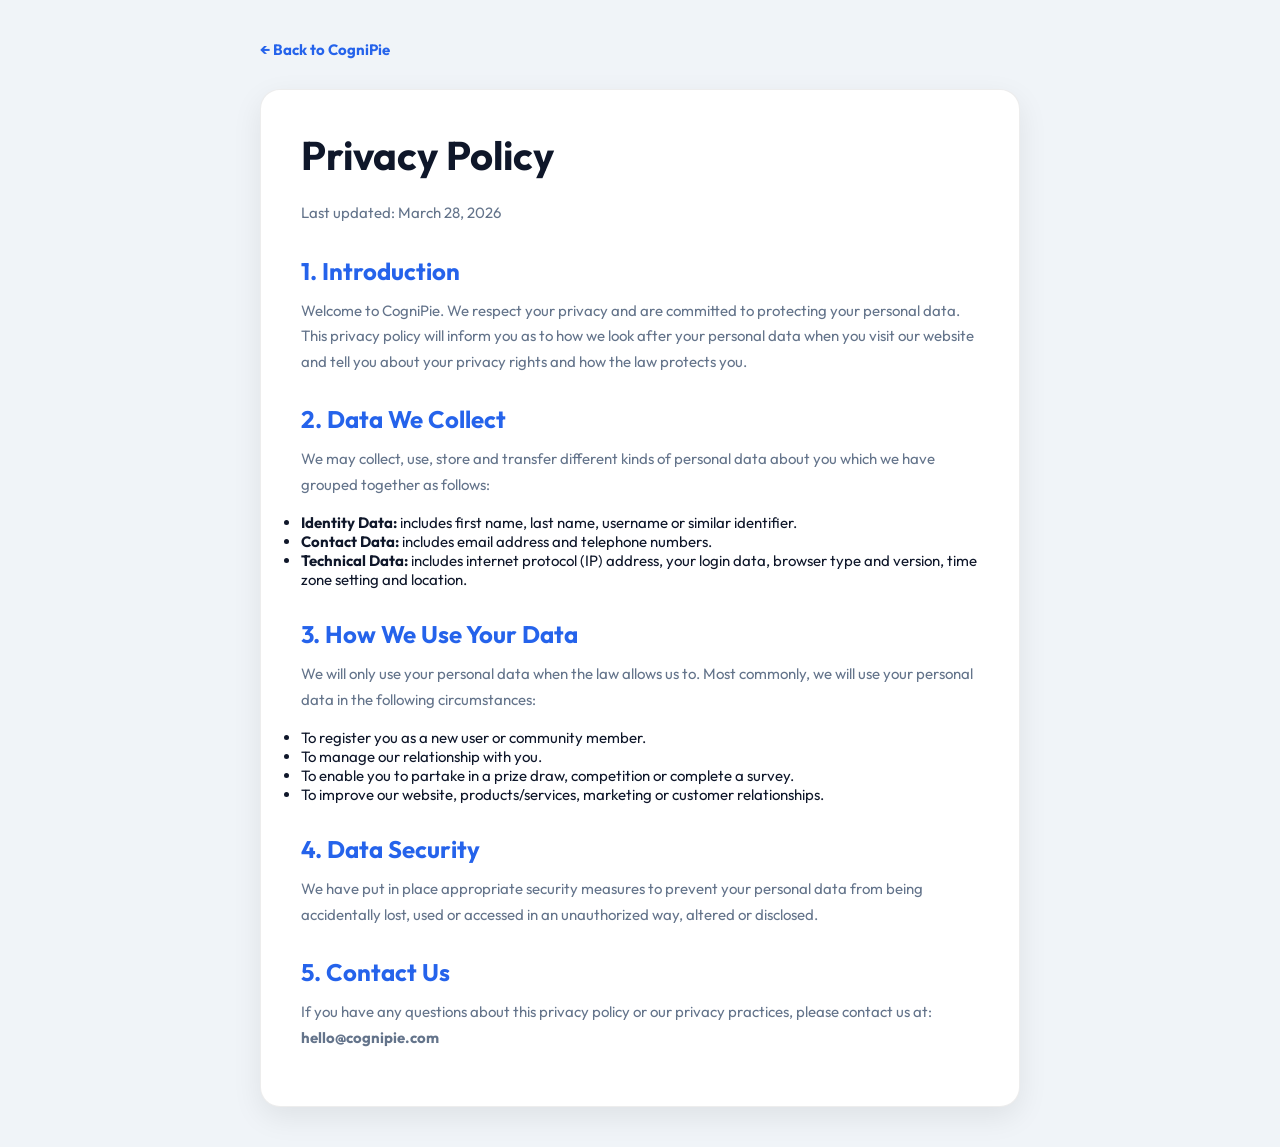
<file: privacy.html>
<!DOCTYPE html>
<html lang="en" data-theme="light">
<head>
  <meta charset="UTF-8">
  <meta name="viewport" content="width=device-width, initial-scale=1.0">
  <title>Privacy Policy | CogniPie</title>
  <link href="https://fonts.googleapis.com/css2?family=Outfit:wght@300;400;500;600;700;800;900&display=swap" rel="stylesheet">
  <link rel="stylesheet" href="assets/css/style.css">
  <style>
    body { display: block; padding: 40px 20px; max-width: 800px; margin: 0 auto; background: var(--bg-base); }
    .content-card { background: var(--bg-surface); padding: 40px; border-radius: 20px; border: 1px solid var(--border-light); box-shadow: 0 10px 30px var(--shadow-base); }
    h1 { font-size: 2.5rem; margin-bottom: 20px; color: var(--text-main); }
    h2 { font-size: 1.5rem; margin-top: 30px; margin-bottom: 12px; color: var(--accent-1); }
    p { line-height: 1.7; color: var(--text-muted); margin-bottom: 16px; }
    .back-btn { margin-bottom: 30px; display: inline-flex; align-items: center; gap: 8px; color: var(--accent-1); text-decoration: none; font-weight: 700; }
  </style>
</head>
<body>
  <a href="index.html" class="back-btn">← Back to CogniPie</a>
  <div class="content-card">
    <h1>Privacy Policy</h1>
    <p>Last updated: March 28, 2026</p>
    
    <h2>1. Introduction</h2>
    <p>Welcome to CogniPie. We respect your privacy and are committed to protecting your personal data. This privacy policy will inform you as to how we look after your personal data when you visit our website and tell you about your privacy rights and how the law protects you.</p>
    
    <h2>2. Data We Collect</h2>
    <p>We may collect, use, store and transfer different kinds of personal data about you which we have grouped together as follows:</p>
    <ul>
      <li><strong>Identity Data:</strong> includes first name, last name, username or similar identifier.</li>
      <li><strong>Contact Data:</strong> includes email address and telephone numbers.</li>
      <li><strong>Technical Data:</strong> includes internet protocol (IP) address, your login data, browser type and version, time zone setting and location.</li>
    </ul>

    <h2>3. How We Use Your Data</h2>
    <p>We will only use your personal data when the law allows us to. Most commonly, we will use your personal data in the following circumstances:</p>
    <ul>
      <li>To register you as a new user or community member.</li>
      <li>To manage our relationship with you.</li>
      <li>To enable you to partake in a prize draw, competition or complete a survey.</li>
      <li>To improve our website, products/services, marketing or customer relationships.</li>
    </ul>

    <h2>4. Data Security</h2>
    <p>We have put in place appropriate security measures to prevent your personal data from being accidentally lost, used or accessed in an unauthorized way, altered or disclosed.</p>

    <h2>5. Contact Us</h2>
    <p>If you have any questions about this privacy policy or our privacy practices, please contact us at: <strong>hello@cognipie.com</strong></p>
  </div>
</body>
</html>
</file>
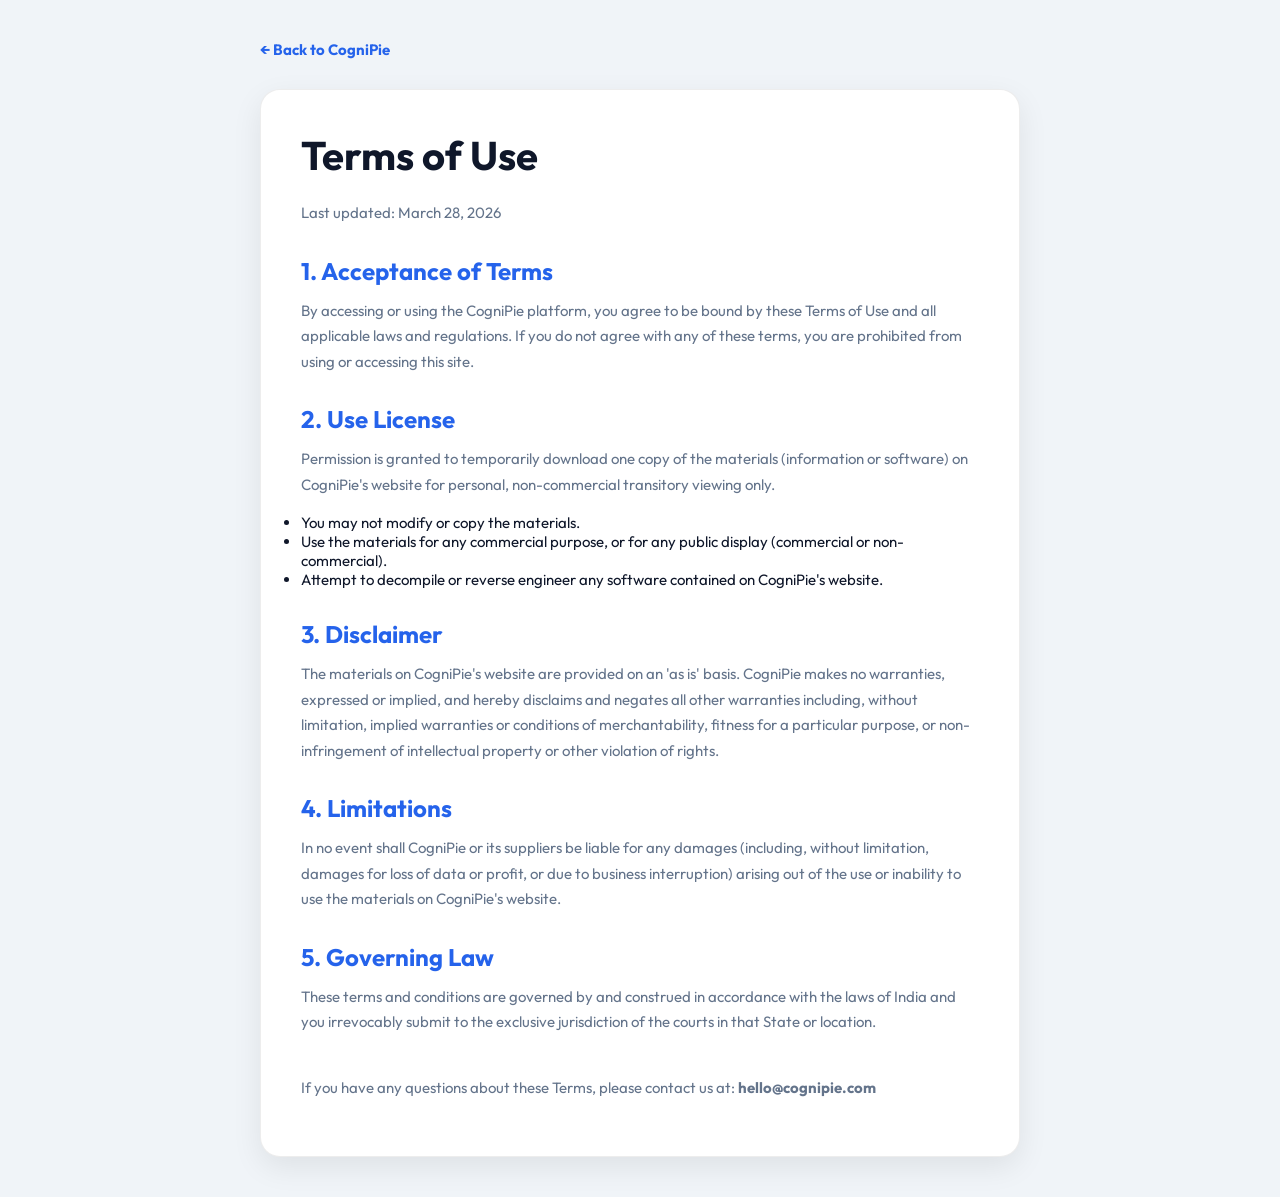
<file: terms.html>
<!DOCTYPE html>
<html lang="en" data-theme="light">
<head>
  <meta charset="UTF-8">
  <meta name="viewport" content="width=device-width, initial-scale=1.0">
  <title>Terms of Use | CogniPie</title>
  <link href="https://fonts.googleapis.com/css2?family=Outfit:wght@300;400;500;600;700;800;900&display=swap" rel="stylesheet">
  <link rel="stylesheet" href="assets/css/style.css">
  <style>
    body { display: block; padding: 40px 20px; max-width: 800px; margin: 0 auto; background: var(--bg-base); }
    .content-card { background: var(--bg-surface); padding: 40px; border-radius: 20px; border: 1px solid var(--border-light); box-shadow: 0 10px 30px var(--shadow-base); }
    h1 { font-size: 2.5rem; margin-bottom: 20px; color: var(--text-main); }
    h2 { font-size: 1.5rem; margin-top: 30px; margin-bottom: 12px; color: var(--accent-1); }
    p { line-height: 1.7; color: var(--text-muted); margin-bottom: 16px; }
    .back-btn { margin-bottom: 30px; display: inline-flex; align-items: center; gap: 8px; color: var(--accent-1); text-decoration: none; font-weight: 700; }
  </style>
</head>
<body>
  <a href="index.html" class="back-btn">← Back to CogniPie</a>
  <div class="content-card">
    <h1>Terms of Use</h1>
    <p>Last updated: March 28, 2026</p>
    
    <h2>1. Acceptance of Terms</h2>
    <p>By accessing or using the CogniPie platform, you agree to be bound by these Terms of Use and all applicable laws and regulations. If you do not agree with any of these terms, you are prohibited from using or accessing this site.</p>
    
    <h2>2. Use License</h2>
    <p>Permission is granted to temporarily download one copy of the materials (information or software) on CogniPie's website for personal, non-commercial transitory viewing only.</p>
    <ul>
      <li>You may not modify or copy the materials.</li>
      <li>Use the materials for any commercial purpose, or for any public display (commercial or non-commercial).</li>
      <li>Attempt to decompile or reverse engineer any software contained on CogniPie's website.</li>
    </ul>

    <h2>3. Disclaimer</h2>
    <p>The materials on CogniPie's website are provided on an 'as is' basis. CogniPie makes no warranties, expressed or implied, and hereby disclaims and negates all other warranties including, without limitation, implied warranties or conditions of merchantability, fitness for a particular purpose, or non-infringement of intellectual property or other violation of rights.</p>

    <h2>4. Limitations</h2>
    <p>In no event shall CogniPie or its suppliers be liable for any damages (including, without limitation, damages for loss of data or profit, or due to business interruption) arising out of the use or inability to use the materials on CogniPie's website.</p>

    <h2>5. Governing Law</h2>
    <p>These terms and conditions are governed by and construed in accordance with the laws of India and you irrevocably submit to the exclusive jurisdiction of the courts in that State or location.</p>

    <p style="margin-top:40px;">If you have any questions about these Terms, please contact us at: <strong>hello@cognipie.com</strong></p>
  </div>
</body>
</html>
</file>
<file: assets/css/style.css>
/* ═══════════════ COGNIEPIE STYLE.CSS ═══════════════ */

/* ── VARIABLES ── */
:root {
  --sidebar-width:272px;
  /* ── DEFAULT: LIGHT ── */
  --bg-base:#f0f4f8; --bg-surface:#ffffff; --bg-glass:rgba(255,255,255,0.92);
  --accent-1:#2563eb; --accent-2:#7c3aed; --accent-3:#db2777;
  --text-main:#0f172a; --text-muted:#64748b; --text-inverse:#ffffff;
  --border-light:rgba(0,0,0,0.07);
  --success:#10b981; --danger:#ef4444; --warning:#f59e0b;
  --cursor-dot:#2563eb; --cursor-ring:rgba(37,99,235,0.25);
  --input-bg:rgba(0,0,0,0.03); --nav-hover:rgba(0,0,0,0.04);
  --shadow-base:rgba(0,0,0,0.08); --hero-overlay:rgba(240,244,248,0.88);
}
[data-theme="dark"] {
  --bg-base:#0f172a; --bg-surface:#1a2540; --bg-glass:rgba(10,17,40,0.9);
  --accent-1:#3b82f6; --accent-2:#8b5cf6; --accent-3:#ec4899;
  --text-main:#f1f5f9; --text-muted:#94a3b8; --text-inverse:#0f172a;
  --border-light:rgba(255,255,255,0.07);
  --cursor-dot:#3b82f6; --cursor-ring:rgba(59,130,246,0.25);
  --input-bg:rgba(255,255,255,0.04); --nav-hover:rgba(255,255,255,0.04);
  --shadow-base:rgba(0,0,0,0.55); --hero-overlay:rgba(10,17,40,0.86);
}

/* ── RESET ── */
*{box-sizing:border-box;margin:0;padding:0;font-family:'Outfit',sans-serif;cursor:none;transition:background-color .3s,border-color .3s,color .3s;}
html{scroll-behavior:smooth;}
body{background:var(--bg-base);color:var(--text-main);display:flex;min-height:100vh;overflow-x:hidden;font-size:15px;}
::-webkit-scrollbar{width:5px;}::-webkit-scrollbar-track{background:var(--bg-base);}
::-webkit-scrollbar-thumb{background:var(--text-muted);border-radius:10px;}

/* ── CURSOR ── */
.cursor-dot{width:5px;height:5px;background:var(--cursor-dot);border-radius:50%;position:fixed;pointer-events:none;z-index:9999;transform:translate(-50%,-50%);box-shadow:0 0 8px var(--cursor-dot);}
.cursor-ring{width:30px;height:30px;border:1.5px solid var(--cursor-ring);border-radius:50%;position:fixed;pointer-events:none;z-index:9998;transform:translate(-50%,-50%);transition:width .2s,height .2s,background .2s;}
.cursor-ring.hovered{width:48px;height:48px;background:var(--nav-hover);border-color:transparent;}

/* ── ANIMATIONS ── */
@keyframes fadeUp{from{opacity:0;transform:translateY(24px);}to{opacity:1;transform:translateY(0);}}
@keyframes shine{to{background-position:200% center;}}
@keyframes blink{0%,100%{opacity:1;}50%{opacity:0;}}
@keyframes slideDown{from{opacity:0;transform:translateY(-10px);}to{opacity:1;transform:translateY(0);}}
@keyframes toastIn{from{opacity:0;transform:translateX(40px);}to{opacity:1;transform:translateX(0);}}
@keyframes wave{0%,100%{transform:rotate(0deg);}25%{transform:rotate(20deg);}75%{transform:rotate(-10deg);}}
.animate-up{animation:fadeUp .55s cubic-bezier(.16,1,.3,1) forwards;}
.cursor-blink{animation:blink 1s step-end infinite;}
.text-gradient{background:linear-gradient(135deg,var(--accent-1),var(--accent-2),var(--accent-3));-webkit-background-clip:text;background-clip:text;-webkit-text-fill-color:transparent;background-size:200% auto;animation:shine 4s linear infinite;}

/* ── HAMBURGER ── */
.hamburger{display:none;position:fixed;top:16px;left:16px;z-index:200;background:var(--bg-glass);backdrop-filter:blur(12px);border:1px solid var(--border-light);color:var(--text-main);width:42px;height:42px;border-radius:10px;font-size:1rem;align-items:center;justify-content:center;}

/* ── SIDEBAR ── */
nav{width:var(--sidebar-width);background:var(--bg-glass);backdrop-filter:blur(32px);-webkit-backdrop-filter:blur(32px);border-right:1px solid var(--border-light);height:100vh;position:fixed;left:0;top:0;padding:2rem 1.4rem;display:flex;flex-direction:column;z-index:150;overflow-y:auto;transition:transform .3s cubic-bezier(.4,0,.2,1);scrollbar-width:none;-ms-overflow-style:none;}
nav::-webkit-scrollbar{display:none;}

.logo-container{margin-bottom:2.5rem;display:flex;flex-direction:column;align-items:center;text-align:center;gap:12px;}
.logo-icon{width:64px;height:64px;overflow:hidden;border-radius:16px;display:flex;align-items:center;justify-content:center;background:var(--bg-surface);border:1px solid var(--border-light);box-shadow:0 8px 24px var(--shadow-base);margin-bottom:4px;}
.logo-icon img{width:100%;height:100%;object-fit:cover;}
.logo-text{font-size:1.6rem;font-weight:900;color:var(--text-main);letter-spacing:-1.2px;line-height:1;}
.logo-text span{font-size:.7rem;font-weight:800;text-transform:uppercase;letter-spacing:3px;color:var(--accent-1);margin-top:6px;display:block;}

.user-greeting{font-size:.85rem;font-weight:700;color:var(--accent-1);background:rgba(37,99,235,.06);border:1px solid rgba(37,99,235,.1);padding:10px 16px;border-radius:12px;margin-bottom:1.5rem;flex-shrink:0;text-align:center;}

.nav-group{overflow:hidden;max-height:1000px;opacity:1;margin-bottom:10px;transition:max-height .4s cubic-bezier(.16,1,.3,1), opacity .3s ease, margin .3s ease;}
.nav-group.collapsed{max-height:0 !important;opacity:0;margin-bottom:0;pointer-events:none;}
.nav-label{color:var(--text-muted);font-size:.7rem;text-transform:uppercase;font-weight:800;margin:18px 0 8px 4px;display:block;letter-spacing:2.5px;flex-shrink:0;}
.nav-label:hover{color:var(--accent-1);}
.collapse-icon{display:none;}

.nav-btn{width:100%;text-align:left;padding:10px 13px;background:transparent;border:1px solid transparent;color:var(--text-muted);border-radius:10px;transition:all .25s cubic-bezier(.4,0,.2,1);font-size:.88rem;font-weight:600;display:flex;align-items:center;gap:12px;margin-bottom:2px;flex-shrink:0;}
.nav-btn:hover{color:var(--text-main);transform:translateX(3px);background:var(--nav-hover);border-color:var(--border-light);}
.nav-btn.active{background:linear-gradient(90deg,rgba(59,130,246,.14),transparent);border-left:3px solid var(--accent-1);color:var(--text-main);transform:none;border-radius:0 10px 10px 0;}
.nav-btn i{width:16px;text-align:center;font-size:1rem;color:var(--text-muted);opacity:.7;}
.nav-btn.active i{color:var(--accent-1);opacity:1;}
.nav-btn:hover i{color:var(--accent-1);opacity:1;}
.identity-box{background:var(--input-bg);border:1px solid var(--border-light);padding:14px;border-radius:12px;flex-shrink:0;}
.identity-box label{font-size:.68rem;color:var(--text-muted);font-weight:700;text-transform:uppercase;letter-spacing:1px;display:block;margin-bottom:4px;}
.identity-box select{width:100%;padding:8px 10px;margin:0;border-radius:7px;border:1px solid var(--border-light);background:var(--bg-surface);color:var(--text-main);font-size:.85rem;}
.sidebar-overlay{display:none;position:fixed;inset:0;background:rgba(0,0,0,.5);z-index:140;}

/* ── MAIN ── */
main{margin-left:var(--sidebar-width);padding:44px 50px;width:calc(100% - var(--sidebar-width));position:relative;}
main::before{content:'';position:fixed;top:-20%;left:40%;width:60vw;height:60vw;background:radial-gradient(circle,rgba(59,130,246,.03) 0%,transparent 60%);z-index:-1;pointer-events:none;}
.section{display:none;}.section.active{display:block;}

/* ── HERO — reduced font, stronger overlay ── */
.hero{border-radius:22px;padding:70px 50px;margin-bottom:44px;position:relative;overflow:hidden;border:1px solid var(--border-light);min-height:320px;display:flex;flex-direction:column;justify-content:center;}
.hero-bg{position:absolute;inset:0;background-size:cover;background-position:center;opacity:.18;mix-blend-mode:luminosity;z-index:0;transition:transform 8s linear;}
.hero:hover .hero-bg{transform:scale(1.03);}
.hero-content{position:relative;z-index:1;max-width:720px;}
.hero-eyebrow{font-size:.8rem;font-weight:600;letter-spacing:2px;text-transform:uppercase;color:var(--accent-1);margin-bottom:12px;display:flex;align-items:center;gap:7px;}
.hero h1{font-size:2.8rem;font-weight:900;margin-bottom:14px;line-height:1.1;letter-spacing:-1.5px;}
.hero h2{font-size:2.4rem;font-weight:900;margin-bottom:14px;line-height:1.1;letter-spacing:-1px;}
.hero p{color:var(--text-muted);font-size:1rem;line-height:1.6;max-width:600px;}

/* ── STAT BAR ── */
.stat-bar{display:grid;grid-template-columns:repeat(4,1fr);gap:16px;background:var(--bg-surface);border:1px solid var(--border-light);border-radius:16px;padding:22px;margin-bottom:44px;}
.stat-item{text-align:center;}
.stat-num{display:block;font-size:1.8rem;font-weight:900;background:linear-gradient(135deg,var(--accent-1),var(--accent-2));-webkit-background-clip:text;background-clip:text;-webkit-text-fill-color:transparent;}
.stat-label{font-size:.78rem;color:var(--text-muted);font-weight:500;margin-top:3px;display:block;}

/* ── GRID & CARDS ── */
.bento-grid{display:grid;grid-template-columns:repeat(auto-fill,minmax(320px,1fr));gap:22px;}
.card{background:var(--bg-surface);border-radius:18px;border:1px solid var(--border-light);transition:all .35s cubic-bezier(.16,1,.3,1);display:flex;flex-direction:column;overflow:hidden;position:relative;}
.card:hover{transform:translateY(-6px);border-color:var(--accent-1);box-shadow:0 16px 36px var(--shadow-base);}
.card-img-wrapper{width:100%;height:200px;overflow:hidden;position:relative;}
.card-img{width:100%;height:100%;object-fit:cover;transition:transform .7s cubic-bezier(.16,1,.3,1);}
.card:hover .card-img{transform:scale(1.04);}
.card-img-wrapper::after{content:'';position:absolute;inset:0;background:linear-gradient(to top,var(--bg-surface) 0%,transparent 50%);z-index:2;}
.card-body{padding:22px;display:flex;flex-direction:column;flex-grow:1;position:relative;z-index:3;}
.card-body h3{font-size:1.15rem;color:var(--text-main);margin-bottom:9px;font-weight:700;line-height:1.3;}
.card-body p{color:var(--text-muted);font-size:.88rem;line-height:1.65;margin-bottom:16px;flex-grow:1;}
.card-footer{display:flex;justify-content:space-between;align-items:center;border-top:1px solid var(--border-light);padding-top:14px;margin-top:auto;}
.author-av{width:34px;height:34px;background:linear-gradient(135deg,var(--accent-1),var(--accent-2));color:#fff;border-radius:50%;display:flex;align-items:center;justify-content:center;font-weight:800;font-size:.85rem;flex-shrink:0;}

/* ── SOCIAL REACTIONS ── */
.reaction-btn{background:transparent;border:none;color:var(--text-muted);font-size:.85rem;display:flex;align-items:center;gap:5px;transition:all .2s;padding:4px 8px;border-radius:6px;}
.reaction-btn:hover{background:var(--nav-hover);color:var(--text-main);transform:scale(1.05);}
.reaction-btn i{font-size:.9rem;}
.reaction-btn.loved:hover i{color:var(--danger);}
.reaction-btn.liked:hover i{color:var(--accent-1);}
.reaction-btn.insightful:hover i{color:var(--warning);}

/* ── INPUTS ── */
input,textarea,select{width:100%;padding:13px 16px;margin:8px 0 15px;border:1px solid var(--border-light);border-radius:12px;font-size:.93rem;background:var(--input-bg);color:var(--text-main);transition:all .3s ease;font-family:'Outfit',sans-serif;}
input:focus,textarea:focus,select:focus{outline:none;border-color:var(--accent-1);background:var(--bg-surface);box-shadow:0 0 0 3px rgba(59,130,246,.1);}

/* ── BUTTONS ── */
.btn{padding:12px 24px;border-radius:10px;border:none;font-weight:700;transition:all .3s cubic-bezier(.16,1,.3,1);font-size:.9rem;display:inline-flex;align-items:center;justify-content:center;gap:8px;letter-spacing:.3px;}
.btn-gradient{background:linear-gradient(135deg,var(--accent-1),var(--accent-2));color:#fff;}
.btn-gradient:hover{transform:translateY(-2px);box-shadow:0 8px 20px rgba(139,92,246,.35);}
.btn-secondary{background:var(--input-bg);color:var(--text-main);border:1px solid var(--border-light);}
.btn-secondary:hover{background:var(--nav-hover);transform:translateY(-2px);}
.btn-action{padding:8px 14px;border-radius:8px;border:none;font-size:.82rem;font-weight:600;}
.btn-danger{background:rgba(239,68,68,.1);color:var(--danger);border:1px solid rgba(239,68,68,.2);}
.btn-danger:hover{background:var(--danger);color:#fff;}

/* ── BADGES ── */
.badge{font-size:.68rem;padding:4px 10px;border-radius:20px;font-weight:800;text-transform:uppercase;letter-spacing:.8px;border:1px solid var(--border-light);}
.bg-pending{background:rgba(245,158,11,.1);color:var(--warning);border-color:rgba(245,158,11,.2);}
.bg-approved{background:rgba(16,185,129,.1);color:var(--success);border-color:rgba(16,185,129,.2);}
.bg-warning{background:rgba(236,72,153,.1);color:var(--accent-3);border-color:rgba(236,72,153,.2);}

/* ── SECTION HEADER ── */
.section-header{margin-bottom:30px;display:flex;align-items:center;gap:12px;font-size:1.7rem;font-weight:800;letter-spacing:-.8px;color:var(--text-main);}

/* ── READER ── */
.reader-pane{background:var(--bg-surface);padding:56px;border-radius:22px;border:1px solid var(--border-light);max-width:920px;margin:0 auto;}
.reader-title{font-size:2.2rem;color:var(--text-main);margin-bottom:22px;font-weight:900;line-height:1.15;letter-spacing:-1px;}
.reader-content{font-size:1rem;line-height:1.9;color:var(--text-muted);white-space:pre-wrap;}

/* ── GLASS PANEL ── */
.glass-panel{background:var(--bg-glass);backdrop-filter:blur(10px);border:1px solid var(--border-light);border-radius:18px;padding:28px;}

/* ── FILTER BAR ── */
.filter-bar{display:flex;align-items:center;gap:12px;margin-bottom:32px;flex-wrap:wrap;}
.search-wrap{flex:1;min-width:200px;display:flex;align-items:center;gap:8px;background:var(--bg-surface);border:1px solid var(--border-light);border-radius:10px;padding:11px 16px;color:var(--text-muted);}
.search-wrap input{padding:0;margin:0;border:none;background:transparent;font-size:.9rem;min-width:0;}
.filter-tags{display:flex;gap:6px;flex-wrap:wrap;}
.tag-btn{padding:7px 14px;border-radius:20px;border:1px solid var(--border-light);background:var(--bg-surface);color:var(--text-muted);font-size:.8rem;font-weight:600;transition:all .2s;}
.tag-btn:hover,.tag-btn.active{background:linear-gradient(135deg,var(--accent-1),var(--accent-2));color:#fff;border-color:transparent;}

/* ── EVENTS TIMELINE ── */
.timeline{position:relative;padding-left:36px;}
.timeline::before{content:'';position:absolute;left:13px;top:0;bottom:0;width:2px;background:linear-gradient(180deg,var(--accent-1),var(--accent-2),var(--accent-3));}
.timeline-item{position:relative;margin-bottom:24px;}
.timeline-dot{position:absolute;left:-28px;top:24px;width:12px;height:12px;border-radius:50%;background:var(--accent-1);border:3px solid var(--bg-base);}
.timeline-card{background:var(--bg-surface);border:1px solid var(--border-light);border-radius:16px;padding:22px 26px;transition:all .3s;display:flex;gap:22px;align-items:flex-start;}
.timeline-card:hover{border-color:var(--accent-1);transform:translateX(5px);box-shadow:0 8px 24px var(--shadow-base);}
.timeline-date-block{min-width:68px;text-align:center;background:linear-gradient(135deg,rgba(59,130,246,.1),rgba(139,92,246,.1));border-radius:12px;padding:12px 8px;flex-shrink:0;}
.timeline-date-block .t-month{font-size:.68rem;font-weight:700;text-transform:uppercase;letter-spacing:1px;color:var(--accent-1);}
.timeline-date-block .t-day{font-size:1.7rem;font-weight:900;color:var(--text-main);line-height:1;}
.timeline-info{flex:1;}
.timeline-info h3{font-size:1.1rem;font-weight:700;margin-bottom:6px;color:var(--text-main);}
.timeline-info p{color:var(--text-muted);font-size:.88rem;line-height:1.6;margin-bottom:12px;}
.timeline-meta{display:flex;gap:6px;flex-wrap:wrap;align-items:center;margin-bottom:12px;}
.meta-chip{font-size:.72rem;padding:3px 10px;border-radius:16px;background:var(--input-bg);border:1px solid var(--border-light);color:var(--text-muted);font-weight:600;}
.register-btn{padding:9px 18px;font-size:.85rem;}
.registered-badge{display:inline-flex;align-items:center;gap:5px;padding:9px 14px;border-radius:8px;background:rgba(16,185,129,.1);color:var(--success);font-weight:700;font-size:.85rem;border:1px solid rgba(16,185,129,.2);}

/* ── SOCIALS FOOTER ── */
.sidebar-footer{margin-top:32px;padding-top:20px;border-top:1px solid var(--border-light);}
.social-links{display:flex;gap:12px;margin-top:16px;padding-left:4px;}
.social-btn{width:36px;height:36px;border-radius:10px;display:flex;align-items:center;justify-content:center;transition:all .3s cubic-bezier(.175,.885,.32,1.275);font-size:1.15rem;color:#fff !important;border:none;}
.social-btn:hover{transform:translateY(-5px) scale(1.1);filter:brightness(1.1);box-shadow:0 8px 20px rgba(0,0,0,0.2);}
.social-btn.whatsapp{background:#25D366 !important;box-shadow:0 4px 12px rgba(37,211,102,0.3);}
.social-btn.discord{background:#5865F2 !important;box-shadow:0 4px 12px rgba(88,101,242,0.3);}
.social-btn.linkedin{background:#0A66C2 !important;box-shadow:0 4px 12px rgba(10,102,194,0.3);}
.social-btn.youtube{background:#FF0000 !important;box-shadow:0 4px 12px rgba(255,0,0,0.25);}

.legal-links{display:flex;flex-wrap:wrap;gap:12px;margin-top:14px;padding-left:4px;}
.legal-link{font-size:.75rem;color:var(--text-muted);text-decoration:none;font-weight:700;transition:all .2s;}
.legal-link:hover{color:var(--accent-1);text-decoration:underline;}

/* ── COMMUNITY BENEFITS ── */
.benefit-grid{display:grid;grid-template-columns:repeat(auto-fit,minmax(280px,1fr));gap:24px;margin:40px 0;}
.benefit-card{background:var(--bg-surface);padding:32px;border-radius:20px;border:1px solid var(--border-light);text-align:center;transition:all .3s;}
.benefit-card:hover{transform:translateY(-8px);box-shadow:0 20px 40px var(--shadow-base);border-color:var(--accent-1);}
.benefit-icon{width:60px;height:60px;background:rgba(37,99,235,.06);color:var(--accent-1);border-radius:15px;display:flex;align-items:center;justify-content:center;font-size:1.5rem;margin:0 auto 20px;}
.benefit-card h3{font-size:1.2rem;font-weight:800;margin-bottom:12px;}
.benefit-card p{font-size:.9rem;color:var(--text-muted);line-height:1.6;}

/* ── SERVICE CARD ── */
.service-card{background:var(--bg-surface);border-radius:18px;border:1px solid var(--border-light);padding:26px;display:flex;flex-direction:column;gap:16px;transition:all .35s;}
.service-card:hover{transform:translateY(-6px);box-shadow:0 16px 36px var(--shadow-base);}
.service-features{list-style:none;display:flex;flex-direction:column;gap:6px;}
.service-features li{font-size:.82rem;color:var(--text-muted);display:flex;align-items:center;gap:7px;}
.service-features li::before{content:'✓';color:var(--success);font-weight:800;}

/* ── JOB CARDS ── */
.job-card{background:var(--bg-surface);border:1px solid var(--border-light);border-radius:16px;padding:22px 26px;margin-bottom:16px;transition:all .3s;display:flex;gap:22px;align-items:center;}
.job-card:hover{border-color:var(--accent-1);transform:translateX(4px);box-shadow:0 8px 24px var(--shadow-base);}
.job-card-left{flex:1;}
.job-card-left h3{font-size:1.1rem;font-weight:700;color:var(--text-main);margin-bottom:6px;}
.job-card-left p{color:var(--text-muted);font-size:.85rem;line-height:1.55;margin-bottom:10px;}
.job-meta{display:flex;gap:6px;flex-wrap:wrap;margin-bottom:10px;}
.skill-tag{padding:3px 10px;border-radius:16px;font-size:.72rem;font-weight:600;background:rgba(59,130,246,.08);color:var(--accent-1);border:1px solid rgba(59,130,246,.12);}
.job-card-right{text-align:right;min-width:150px;}
.salary-text{font-size:.95rem;font-weight:800;color:var(--success);display:block;margin-bottom:10px;}

/* ── BOOKS ── */
.book-card{background:var(--bg-surface);border:1px solid var(--border-light);border-radius:16px;overflow:hidden;transition:all .3s;display:flex;flex-direction:column;}
.book-card:hover{transform:translateY(-5px);border-color:var(--accent-1);box-shadow:0 14px 28px var(--shadow-base);}
.book-img-wrap{height:165px;overflow:hidden;position:relative;}
.book-img-wrap img{width:100%;height:100%;object-fit:cover;transition:transform .6s ease;}
.book-card:hover .book-img-wrap img{transform:scale(1.05);}
.book-img-wrap::after{content:'';position:absolute;inset:0;background:linear-gradient(to top,var(--bg-surface) 0%,transparent 55%);}
.book-badge-abs{position:absolute;top:10px;right:10px;background:linear-gradient(135deg,var(--accent-1),var(--accent-2));color:#fff;font-size:.65rem;font-weight:800;padding:4px 10px;border-radius:16px;letter-spacing:.5px;z-index:3;}
.book-body{padding:18px;flex:1;display:flex;flex-direction:column;}
.book-body h3{font-size:1rem;font-weight:700;color:var(--text-main);margin-bottom:4px;}
.book-author{font-size:.78rem;color:var(--accent-1);font-weight:600;margin-bottom:8px;}
.book-body p{color:var(--text-muted);font-size:.83rem;line-height:1.55;flex:1;}
.star-rating{color:#f59e0b;font-size:.8rem;margin:8px 0;}

/* ── ACADEMY CARD ── */
.academy-card{background:var(--bg-surface);border:1px solid var(--border-light);border-radius:18px;padding:26px;display:flex;flex-direction:column;gap:14px;transition:all .35s;position:relative;overflow:hidden;}
.academy-card::before{content:'';position:absolute;top:0;left:0;right:0;height:3px;background:linear-gradient(90deg,var(--accent-1),var(--accent-2));}
.academy-card:hover{transform:translateY(-6px);box-shadow:0 16px 32px var(--shadow-base);}
.academy-topics{list-style:none;display:flex;flex-direction:column;gap:5px;margin-top:4px;}
.academy-topics li{font-size:.82rem;color:var(--text-muted);display:flex;align-items:center;gap:7px;}
.academy-topics li::before{content:'▸';color:var(--accent-1);}

/* ── OSS CARD ── */
.oss-card{background:var(--bg-surface);border:1px solid var(--border-light);border-radius:16px;padding:22px;transition:all .3s;}
.oss-card:hover{border-color:var(--accent-2);transform:translateY(-5px);box-shadow:0 12px 24px var(--shadow-base);}
.oss-header{display:flex;align-items:center;gap:12px;margin-bottom:10px;}
.oss-name{font-size:1.05rem;font-weight:800;color:var(--text-main);}
.oss-stars{font-size:.78rem;color:var(--warning);font-weight:700;}
.oss-lang{font-size:.72rem;padding:3px 10px;border-radius:16px;background:rgba(139,92,246,.1);color:var(--accent-2);border:1px solid rgba(139,92,246,.15);}
.oss-desc{font-size:.85rem;color:var(--text-muted);line-height:1.6;margin-bottom:14px;}

/* ── PROJECT CARD ── */
.project-card{background:var(--bg-surface);border:1px solid var(--border-light);border-radius:18px;padding:26px;display:flex;flex-direction:column;gap:13px;transition:all .3s;}
.project-card:hover{transform:translateY(-5px);box-shadow:0 14px 28px var(--shadow-base);}
.diff-badge{font-size:.68rem;font-weight:800;padding:4px 12px;border-radius:16px;}
.tech-tag{font-size:.72rem;padding:3px 10px;border-radius:16px;background:var(--input-bg);border:1px solid var(--border-light);color:var(--text-muted);font-weight:600;}
.objectives-list{list-style:none;display:flex;flex-direction:column;gap:5px;}
.objectives-list li{font-size:.82rem;color:var(--text-muted);display:flex;align-items:center;gap:7px;}
.objectives-list li::before{content:'→';color:var(--accent-1);}

/* ── TESTIMONIALS ── */
.testimonial-slider{position:relative;overflow:hidden;margin-bottom:44px;border-radius:18px;}
.testimonial-track{display:flex;transition:transform .5s cubic-bezier(.16,1,.3,1);}
.testimonial-card{min-width:100%;padding:36px 44px;background:var(--bg-surface);border:1px solid var(--border-light);border-radius:18px;display:flex;gap:28px;align-items:flex-start;}
.t-text{font-size:1rem;font-style:italic;color:var(--text-muted);line-height:1.75;flex:1;}
.t-author{display:flex;align-items:center;gap:13px;margin-top:20px;}
.t-author img{width:46px;height:46px;border-radius:50%;object-fit:cover;border:2px solid var(--border-light);}
.t-name{font-weight:800;color:var(--text-main);font-size:.95rem;}
.t-role{font-size:.78rem;color:var(--text-muted);}
.t-achiev{font-size:.75rem;color:var(--success);font-weight:700;margin-top:3px;}
.slider-dots{display:flex;justify-content:center;gap:6px;margin-top:14px;}
.slider-dot{width:7px;height:7px;border-radius:50%;background:var(--border-light);transition:all .3s;border:none;}
.slider-dot.active{background:var(--accent-1);width:18px;border-radius:4px;}

/* ── COMMUNITY HUB ── */
.community-hub{background:linear-gradient(135deg,rgba(59,130,246,.07),rgba(139,92,246,.07));border:1px solid var(--border-light);border-radius:22px;padding:40px;text-align:center;}
.community-hub h3{font-size:1.6rem;font-weight:800;margin-bottom:8px;}
.community-hub p{color:var(--text-muted);margin-bottom:26px;font-size:.92rem;}
.community-links{display:flex;gap:10px;justify-content:center;flex-wrap:wrap;}
.comm-btn{padding:12px 24px;border-radius:12px;font-weight:700;font-size:.88rem;display:inline-flex;align-items:center;gap:10px;transition:all .3s cubic-bezier(.175,.885,.32,1.275);text-decoration:none;border:1px solid transparent;}
.comm-btn.whatsapp{background:rgba(37,211,102,.08);color:#128c7e;border-color:rgba(37,211,102,.15);}
.comm-btn.discord{background:rgba(88,101,242,.08);color:#5865f2;border-color:rgba(88,101,242,.15);}
.comm-btn.instagram{background:rgba(225,48,108,.08);color:#e1306c;border-color:rgba(225,48,108,.15);}
.comm-btn.linkedin{background:rgba(10,102,194,.08);color:#0a66c2;border-color:rgba(10,102,194,.15);}
.comm-btn.youtube{background:rgba(255,0,0,.06);color:#cc0000;border-color:rgba(255,0,0,.15);}
.comm-btn:hover{transform:translateY(-5px) scale(1.03);background:var(--bg-surface);filter:none;box-shadow:0 10px 25px var(--shadow-base);border-color:currentColor;}

/* ── NEWSLETTERS ── */
.nl-month-group{margin-bottom:36px;}
.nl-month-label{font-size:.75rem;font-weight:800;text-transform:uppercase;letter-spacing:2px;color:var(--text-muted);margin-bottom:14px;padding-left:4px;}
.nl-list{display:flex;flex-direction:column;gap:10px;}
.nl-item{background:var(--bg-surface);border:1px solid var(--border-light);border-radius:14px;padding:16px 20px;display:flex;align-items:center;gap:16px;cursor:pointer;transition:all .3s;}
.nl-item:hover{border-color:var(--accent-1);transform:translateX(4px);box-shadow:0 6px 18px var(--shadow-base);}
.nl-item-img{width:56px;height:56px;border-radius:10px;object-fit:cover;flex-shrink:0;}
.nl-item-info{flex:1;}
.nl-item-edition{font-size:.7rem;font-weight:800;text-transform:uppercase;letter-spacing:1px;color:var(--accent-1);margin-bottom:3px;}
.nl-item-subject{font-size:.92rem;font-weight:700;color:var(--text-main);margin-bottom:3px;}
.nl-item-preview{font-size:.8rem;color:var(--text-muted);}
.nl-item-date{font-size:.75rem;color:var(--text-muted);flex-shrink:0;text-align:right;}

/* ── NL MODAL CONTENT ── */
.nl-modal-header{padding-bottom:20px;margin-bottom:20px;border-bottom:1px solid var(--border-light);}
.nl-modal-header h2{font-size:1.4rem;font-weight:900;color:var(--text-main);margin-bottom:4px;}
.nl-modal-date{font-size:.8rem;color:var(--text-muted);}
.nl-section-heading{font-size:1.05rem;font-weight:800;color:var(--text-main);margin:20px 0 8px;}
.nl-paragraph{font-size:.88rem;line-height:1.7;color:var(--text-muted);}
.nl-bullet{font-size:.88rem;line-height:1.7;color:var(--text-muted);margin-left:16px;}
.nl-bullet li{margin-bottom:4px;}

/* ── ADMIN ── */
.stat-card{background:var(--bg-surface);padding:28px;border-radius:18px;border:1px solid var(--border-light);position:relative;overflow:hidden;}
.stat-bar-top{position:absolute;top:0;left:0;width:100%;height:3px;}
.stat-card h4{color:var(--text-muted);font-size:.78rem;text-transform:uppercase;letter-spacing:1.5px;font-weight:700;}
.stat-card div{font-size:2.8rem;font-weight:900;margin-top:8px;}

/* ── MODALS ── */
.modal-overlay{position:fixed;inset:0;background:rgba(0,0,0,.7);backdrop-filter:blur(8px);z-index:1000;display:none;align-items:center;justify-content:center;padding:16px;}
.modal-overlay.open{display:flex;animation:slideDown .3s ease;}
.modal-box{background:var(--bg-surface);border:1px solid var(--border-light);border-radius:20px;padding:32px;width:100%;max-width:520px;position:relative;max-height:92vh;overflow-y:auto;}
.modal-close{position:absolute;top:14px;right:14px;background:var(--input-bg);border:1px solid var(--border-light);color:var(--text-muted);border-radius:7px;width:32px;height:32px;display:flex;align-items:center;justify-content:center;font-size:.85rem;}
.modal-close:hover{color:var(--text-main);}
.modal-icon-box{width:56px;height:56px;border-radius:14px;display:flex;align-items:center;justify-content:center;font-size:1.5rem;color:#fff;margin:0 auto 16px;}

/* ── WELCOME POPUP ── */
.welcome-icon{font-size:2.5rem;margin-bottom:14px;display:inline-block;animation:wave 1.5s ease 1;}
.welcome-icon i{background:linear-gradient(135deg,var(--accent-1),var(--accent-2));-webkit-background-clip:text;background-clip:text;-webkit-text-fill-color:transparent;}

/* ── CONTRIBUTE STEPS ── */
.contribute-steps{display:flex;flex-direction:column;gap:14px;margin:16px 0;text-align:left;}
.c-step{display:flex;align-items:flex-start;gap:14px;background:var(--input-bg);border:1px solid var(--border-light);border-radius:12px;padding:14px;}
.c-num{width:28px;height:28px;border-radius:50%;background:linear-gradient(135deg,var(--accent-1),var(--accent-2));color:#fff;font-weight:800;font-size:.82rem;display:flex;align-items:center;justify-content:center;flex-shrink:0;}
.c-step strong{font-size:.9rem;color:var(--text-main);display:block;margin-bottom:2px;}
.c-step p{font-size:.8rem;color:var(--text-muted);margin:0;}

/* ── TOAST ── */
.toast{position:fixed;bottom:24px;right:24px;background:var(--bg-surface);border:1px solid var(--border-light);border-radius:12px;padding:13px 20px;font-weight:600;font-size:.88rem;z-index:9000;display:none;box-shadow:0 8px 24px var(--shadow-base);animation:toastIn .3s ease;}
.toast.show{display:flex;align-items:center;gap:8px;}
.toast.success{border-color:rgba(16,185,129,.3);color:var(--success);}
.toast.error{border-color:rgba(239,68,68,.3);color:var(--danger);}

/* ── MOBILE RESPONSIVE ── */
@media(max-width:900px){
  :root{--sidebar-width:260px;}
  main{padding:30px 20px;}
  .hero{padding:50px 28px;} .hero h1{font-size:2.1rem;} .hero h2{font-size:1.9rem;}
  .stat-bar{grid-template-columns:repeat(2,1fr);}
  .reader-pane{padding:32px;}
}
@media(max-width:768px){
  .hamburger{display:flex;}
  nav{transform:translateX(-100%);}
  nav.open{transform:translateX(0);}
  .sidebar-overlay{display:block;}
  main{margin-left:0 !important;padding:24px 14px;}
  .bento-grid{grid-template-columns:1fr;}
  .job-card{flex-direction:column;gap:14px;} .job-card-right{text-align:left;min-width:unset;}
  .testimonial-card{flex-direction:column;padding:22px;}
  .stat-bar{grid-template-columns:repeat(2,1fr);gap:10px;}
  .filter-bar{flex-direction:column;align-items:stretch;}
  .reader-pane{padding:20px;}
  .reader-title{font-size:1.6rem;}
}
</file>
